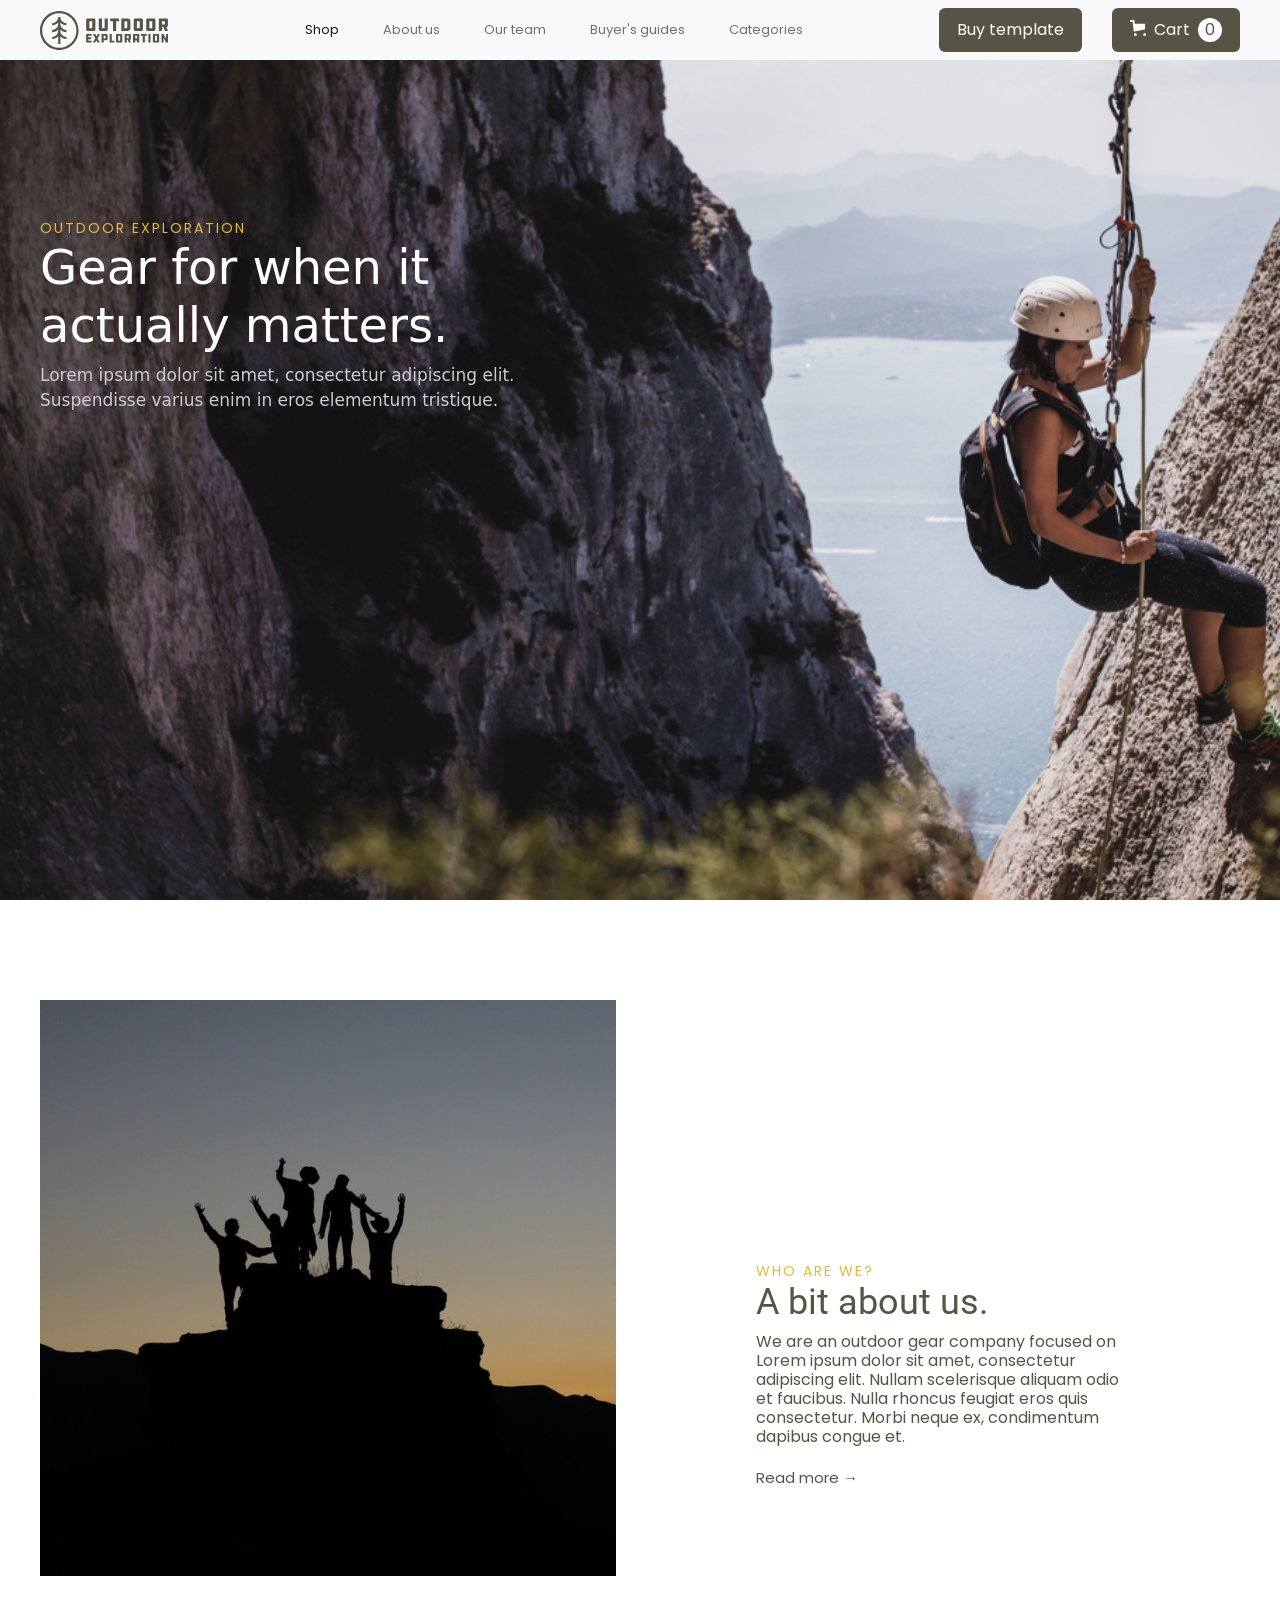
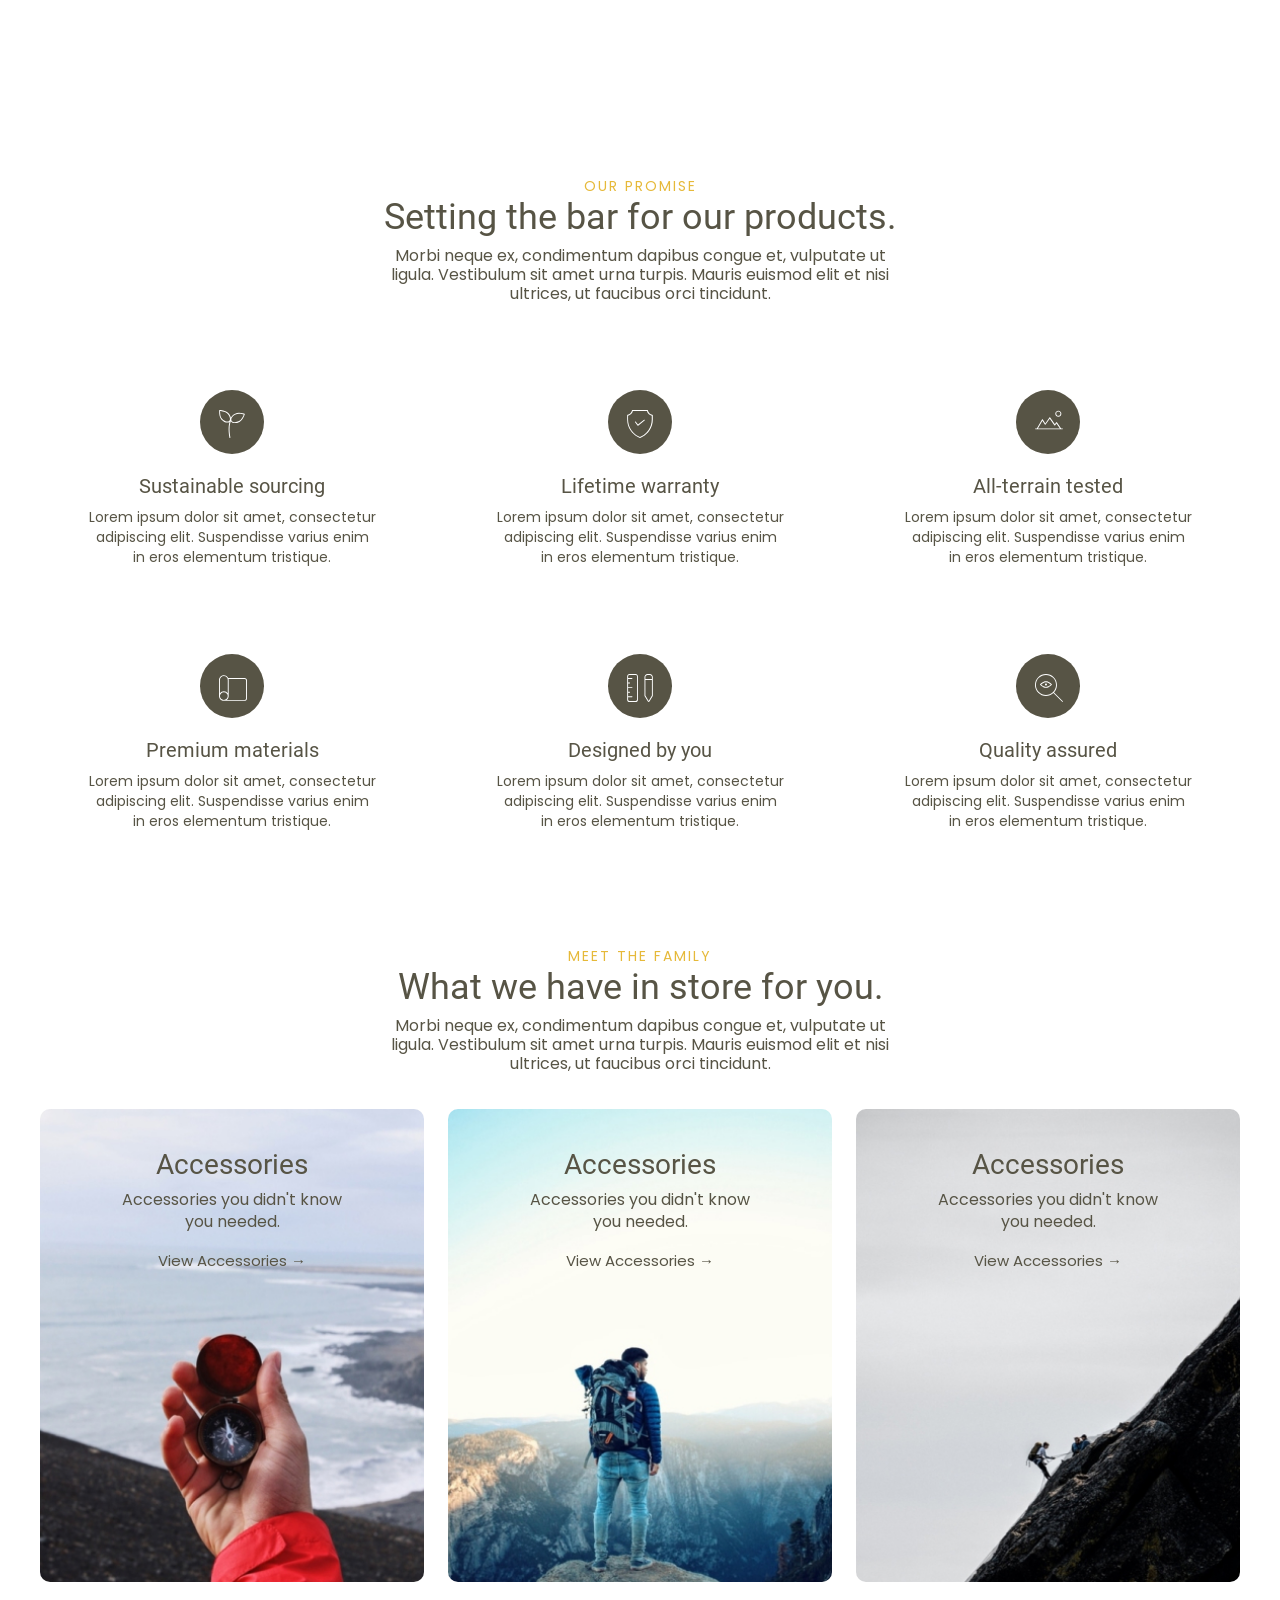
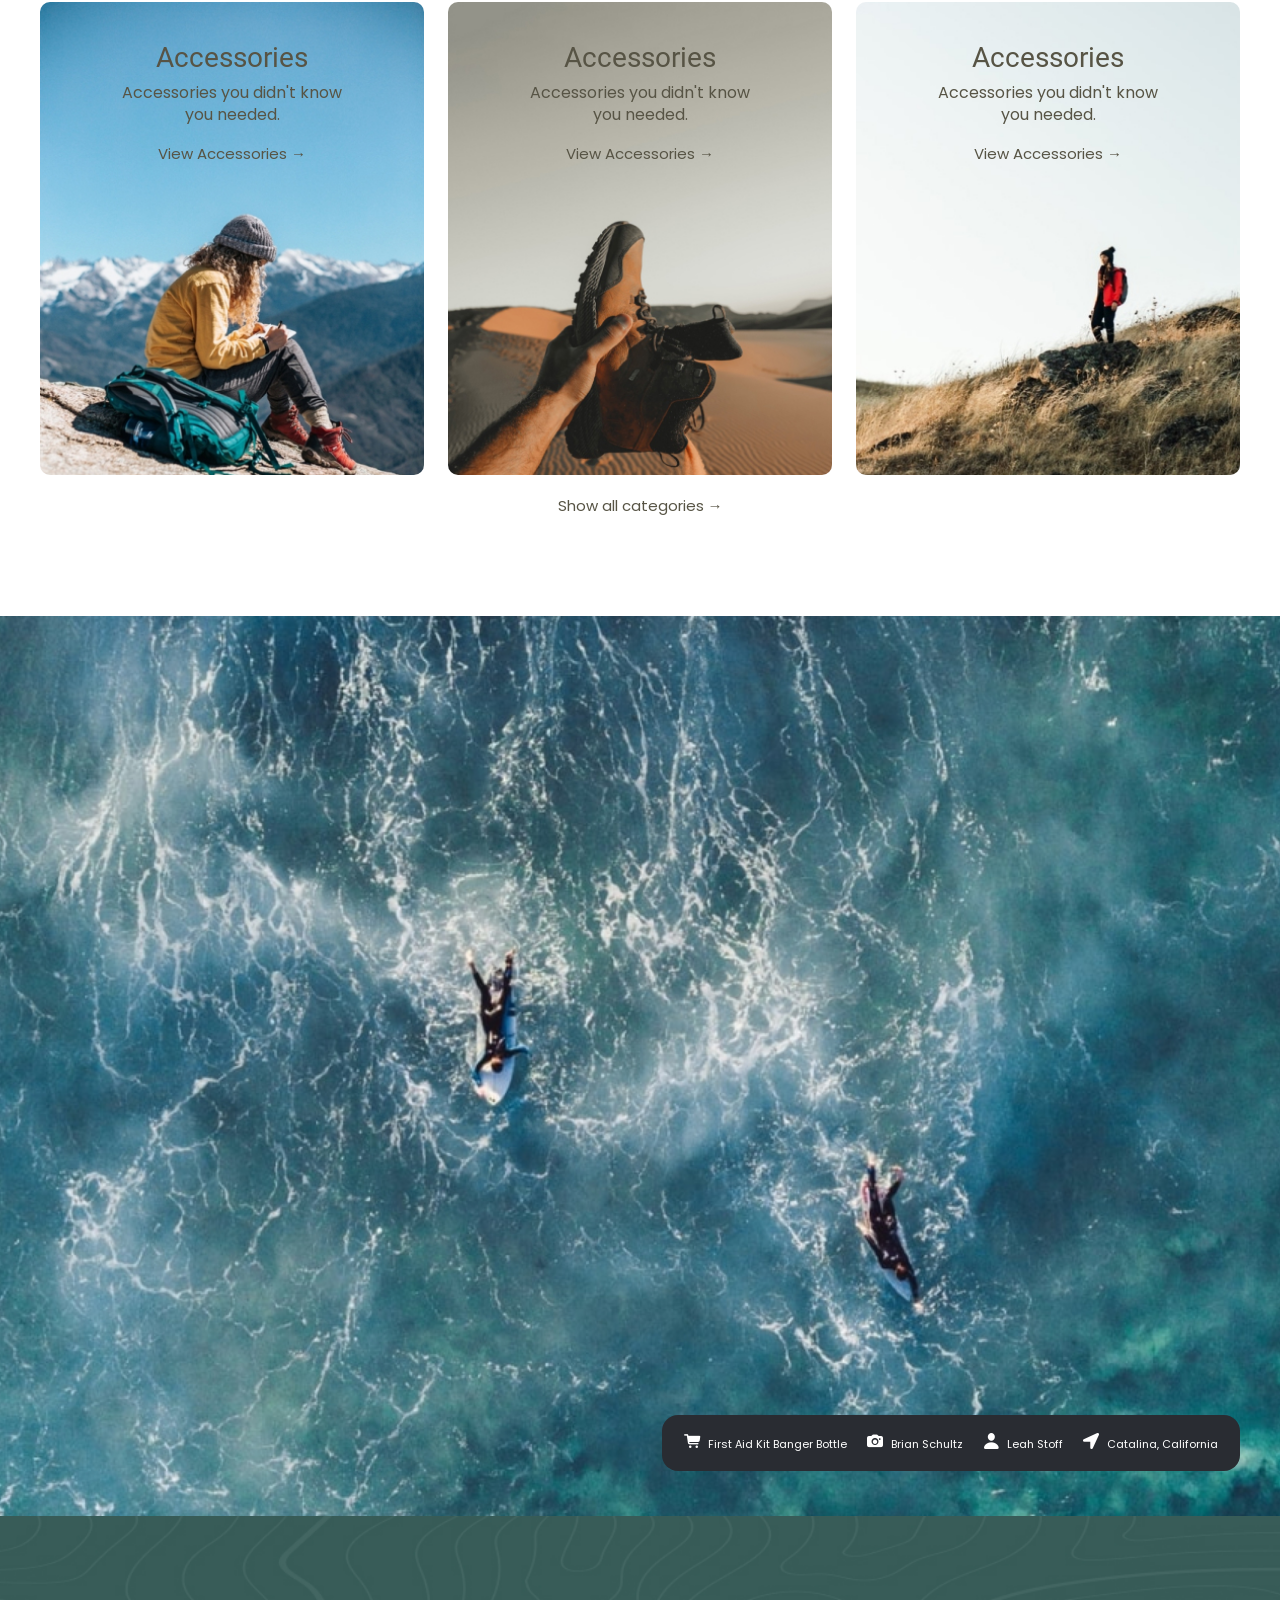
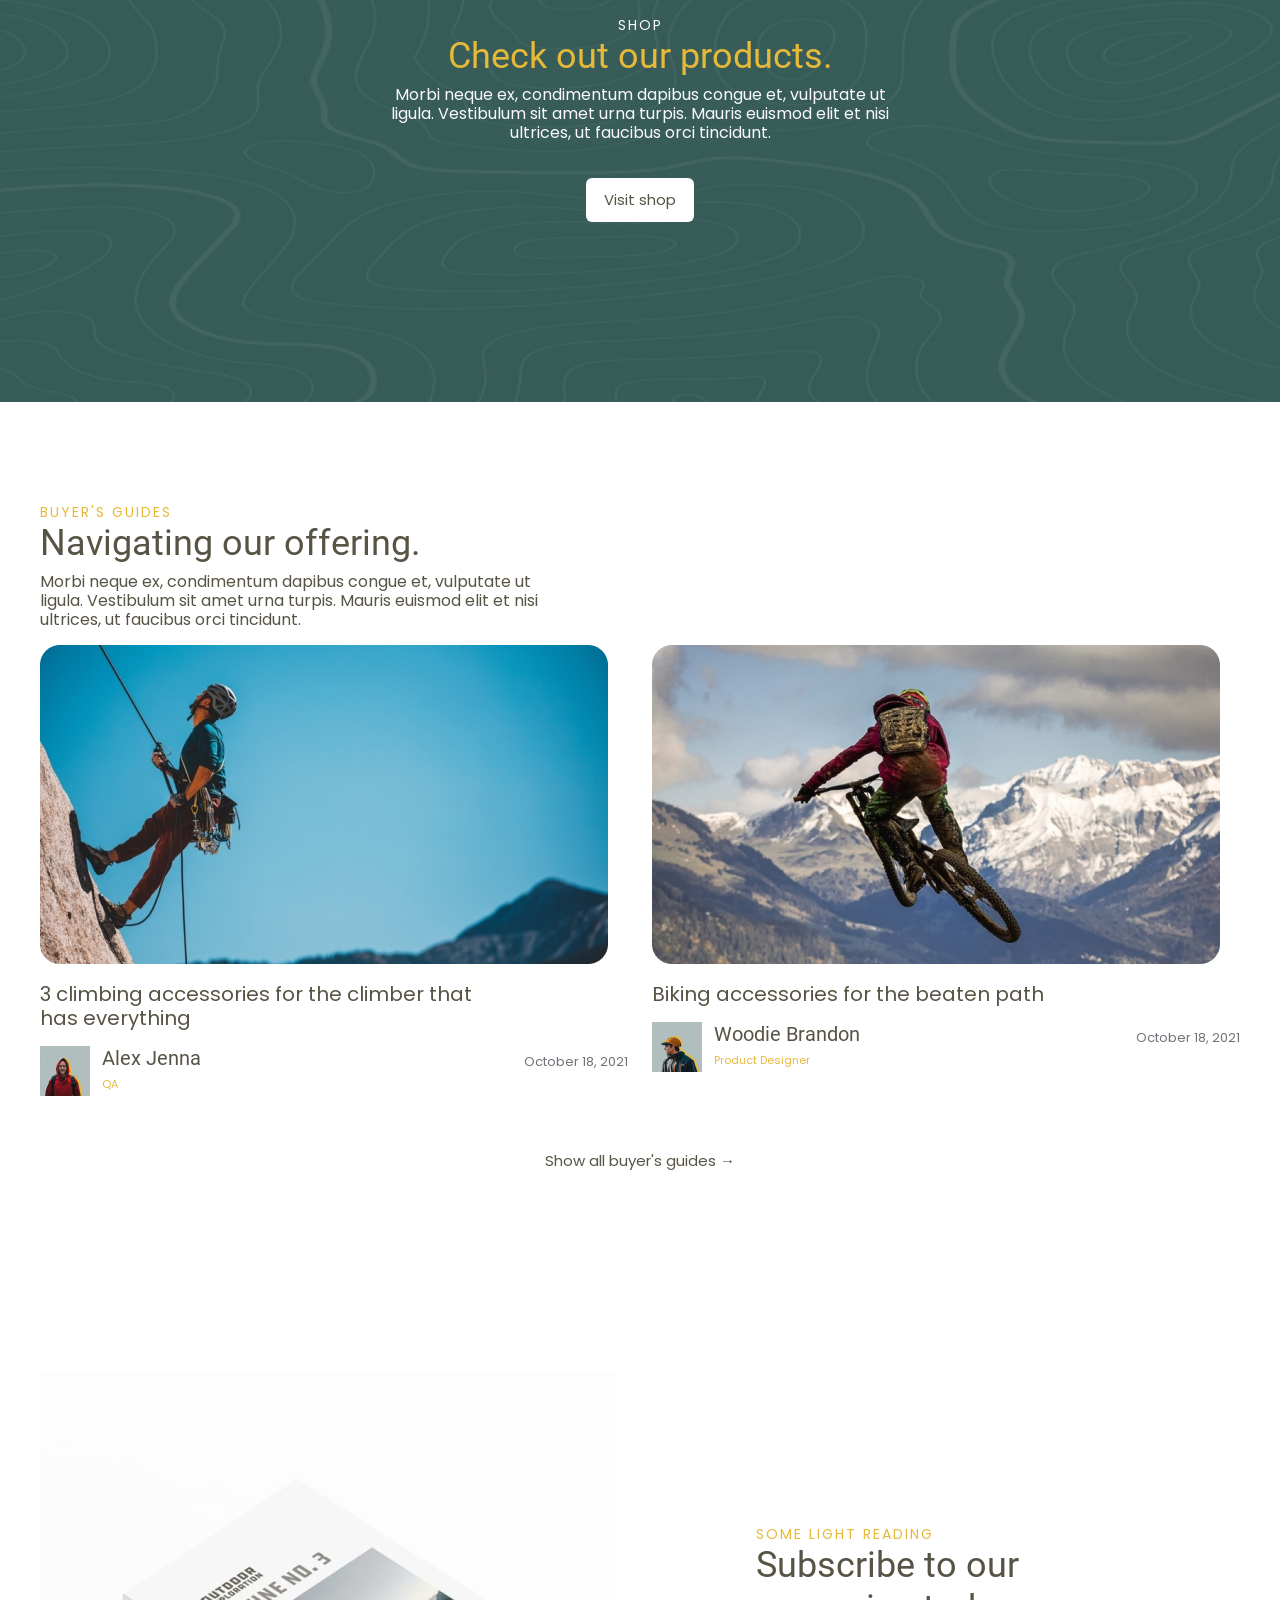
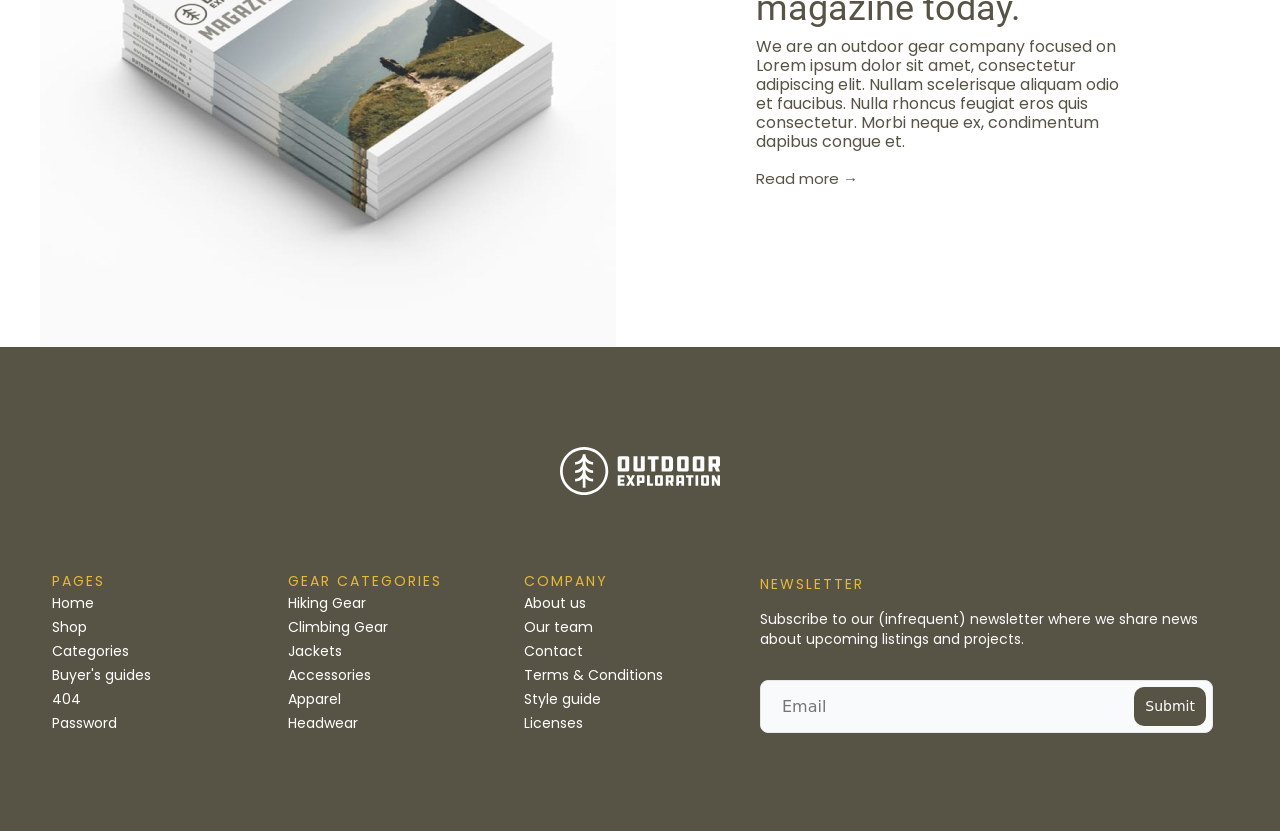
<file: index.html>
<!DOCTYPE html>
<html lang="en">

<head>
    <meta charset="UTF-8" />
    <meta http-equiv="X-UA-Compatible" content="IE=edge" />
    <meta name="viewport" content="width=device-width, initial-scale=1.0" />
    <link rel="stylesheet" href="libs/bootstrap.min.css" />
    <link rel="stylesheet" href="icons/icomoon/style.css" />
    <link rel="stylesheet" href="css/main.css" />
    <title>Document</title>
</head>

<body>
    <!-- header -->
    <header class="header bg-light" id="header">
        <nav class="navbar navbar-expand-lg navbar-light  position-relative">
            <div class="container">
                <div class="header-logo" id="logo">
                    <a href="#"><img src="./images/logo.svg" alt="" /></a>
                </div>
                <button class="navbar-toggler" type="button" data-bs-toggle="collapse"
                    data-bs-target="#navbarSupportedContent" aria-controls="navbarSupportedContent"
                    aria-expanded="false" aria-label="Toggle navigation">
                    <span class="navbar-toggler-icon"></span>
                </button>
                <div class="collapse navbar-collapse navbar-custom" id="navbarSupportedContent">
                    <ul class="navbar-nav me-auto mb-2 mb-lg-0 header-link">
                        <li class="nav-item"><a class="nav-link active" href="#store">Shop</a></li>
                        <li class="nav-item"><a class="nav-link" href="#about">About us</a></li>
                        <li class="nav-item"><a class="nav-link" href="#products">Our team</a></li>
                        <li class="nav-item"><a class="nav-link" href="#shop">Buyer's guides</a></li>
                        <li class="nav-item"><a class="nav-link" href="#navigating">Categories</a></li>
                    </ul>

                </div>
                <div class="header-btns">
                    <button class="header-buy">
                        <a href="#"></a>
                        <span>Buy template</span>
                    </button>
                    <button class="header-cart">
                        <a href="#"><i class="icon-cart-1"></i></a>
                        <span>Cart</span>
                        <span class="span-numb">
                            <p>0</p>
                        </span>
                    </button>

                </div>
            </div>
        </nav>

    </header>
    <!-- header -->

    <!-- banner -->
    <section class="banner">
        <div class="container">
            <div class="banner-wrapper">
                <h6>OUTDOOR EXPLORATION</h6>
                <h1>
                    Gear for when it <br />
                    actually matters.
                </h1>
                <p>
                    Lorem ipsum dolor sit amet, consectetur adipiscing elit.
                    <br />Suspendisse varius enim in eros elementum tristique.
                </p>
            </div>
        </div>
    </section>
    <!-- banner -->

    <!-- about -->
    <section class="about" id="about">
        <div class="container">
            <div class="about-wrapper">
                <div class="row align-items-center justify-content-between">
                    <div class="col-lg-6 col-md-6 col-sm-12 col-12">
                        <div class="about-img">
                            <img src="./images/about.jpg" alt="" />
                        </div>
                    </div>
                    <div class="col-lg-6 col-md-6 col-sm-12 col-12 inner">
                        <div class="about-inner">
                            <h6>Who are we?</h6>
                            <h3>A bit about us.</h3>
                            <p>
                                We are an outdoor gear company focused on <br />
                                Lorem ipsum dolor sit amet, consectetur <br />
                                adipiscing elit. Nullam scelerisque aliquam odio <br />
                                et faucibus. Nulla rhoncus feugiat eros quis <br />
                                consectetur. Morbi neque ex, condimentum <br />
                                dapibus congue et.
                            </p>
                            <div class="about-more">
                                <a href="#">Read more &#8594;</a>
                            </div>
                        </div>
                    </div>
                </div>
            </div>
        </div>
    </section>
    <!-- about -->

    <!-- products -->
    <section class="products" id="products">
        <div class="container">
            <div class="products-wrapper">
                <h6>Our promise</h6>
                <h2>Setting the bar for our products.</h2>
                <p>
                    Morbi neque ex, condimentum dapibus congue et, vulputate ut <br />
                    ligula. Vestibulum sit amet urna turpis. Mauris euismod elit et nisi
                    <br />
                    ultrices, ut faucibus orci tincidunt.
                </p>
                <div class="row align-items-center justify-content-center">
                    <div class="col-lg-4 col-md-6 col-sm-9 col-12 align-items-center justify-content-center">
                        <div class="product-card">
                            <div class="product-card-img">
                                <img src="./images/product-1.svg" alt="" />
                            </div>
                            <h3>Sustainable sourcing</h3>
                            <p>
                                Lorem ipsum dolor sit amet, consectetur <br />adipiscing elit.
                                Suspendisse varius enim <br />
                                in eros elementum tristique.
                            </p>
                        </div>
                    </div>
                    <div class="col-lg-4 col-md-6 col-sm-9 col-12 align-items-center justify-content-center">
                        <div class="product-card">
                            <div class="product-card-img">
                                <img src="./images/product-2.svg" alt="" />
                            </div>
                            <h3>Lifetime warranty</h3>
                            <p>
                                Lorem ipsum dolor sit amet, consectetur <br />adipiscing elit.
                                Suspendisse varius enim <br />
                                in eros elementum tristique.
                            </p>
                        </div>
                    </div>
                    <div class="col-lg-4 col-md-6 col-sm-9 col-12 align-items-center justify-content-center">
                        <div class="product-card">
                            <div class="product-card-img">
                                <img src="./images/product-3.svg" alt="" />
                            </div>
                            <h3>All-terrain tested</h3>
                            <p>
                                Lorem ipsum dolor sit amet, consectetur <br />adipiscing elit.
                                Suspendisse varius enim <br />
                                in eros elementum tristique.
                            </p>
                        </div>
                    </div>
                    <div class="col-lg-4 col-md-6 col-sm-9 col-12 align-items-center justify-content-center">
                        <div class="product-card">
                            <div class="product-card-img">
                                <img src="./images/product-4.svg" alt="" />
                            </div>
                            <h3>Premium materials</h3>
                            <p>
                                Lorem ipsum dolor sit amet, consectetur <br />adipiscing elit.
                                Suspendisse varius enim <br />
                                in eros elementum tristique.
                            </p>
                        </div>
                    </div>
                    <div class="col-lg-4 col-md-6 col-sm-9 col-12 align-items-center justify-content-center">
                        <div class="product-card">
                            <div class="product-card-img">
                                <img src="./images/product-5.svg" alt="" />
                            </div>
                            <h3>Designed by you</h3>
                            <p>
                                Lorem ipsum dolor sit amet, consectetur <br />adipiscing elit.
                                Suspendisse varius enim <br />
                                in eros elementum tristique.
                            </p>
                        </div>
                    </div>
                    <div class="col-lg-4 col-md-6 col-sm-9 col-12 align-items-center justify-content-center">
                        <div class="product-card">
                            <div class="product-card-img">
                                <img src="./images/product-6.svg" alt="" />
                            </div>
                            <h3>Quality assured</h3>
                            <p>
                                Lorem ipsum dolor sit amet, consectetur <br />adipiscing elit.
                                Suspendisse varius enim <br />
                                in eros elementum tristique.
                            </p>
                        </div>
                    </div>
                </div>
            </div>
        </div>
    </section>
    <!-- products -->

    <!-- store -->
    <section class="store" id="store">
        <div class="container">
            <div class="store-wrapper">
                <h6>Meet the family</h6>
                <h2>What we have in store for you.</h2>
                <p>
                    Morbi neque ex, condimentum dapibus congue et, vulputate ut <br />
                    ligula. Vestibulum sit amet urna turpis. Mauris euismod elit et nisi
                    <br />
                    ultrices, ut faucibus orci tincidunt.
                </p>
                <div class="row align-items-center justify-content-lg-between justify-content-center">
                    <div class="col-lg-4 col-md-6 col-sm-9 col-12">
                        <div class="store-card">
                            <div class="store-card-img">
                                <img src="images/store-card-1.jpg" alt="" />
                            </div>
                            <h3>Accessories</h3>
                            <p>
                                Accessories you didn't know <br />
                                you needed.
                            </p>
                            <div class="card-view">
                                <a href="#">View Accessories &#8594;</a>
                            </div>
                        </div>
                    </div>
                    <div class="col-lg-4 col-md-6 col-sm-9 col-12">
                        <div class="store-card">
                            <div class="store-card-img">
                                <img src="images/store-card-2.jpg" alt="" />
                            </div>
                            <h3>Accessories</h3>
                            <p>
                                Accessories you didn't know <br />
                                you needed.
                            </p>
                            <div class="card-view">
                                <a href="#">View Accessories &#8594;</a>
                            </div>
                        </div>
                    </div>
                    <div class="col-lg-4 col-md-6 col-sm-9 col-12">
                        <div class="store-card">
                            <div class="store-card-img">
                                <img src="images/store-card-3.jpg" alt="" />
                            </div>
                            <h3>Accessories</h3>
                            <p>
                                Accessories you didn't know <br />
                                you needed.
                            </p>
                            <div class="card-view">
                                <a href="#">View Accessories &#8594;</a>
                            </div>
                        </div>
                    </div>
                    <div class="col-lg-4 col-md-6 col-sm-9 col-12">
                        <div class="store-card">
                            <div class="store-card-img">
                                <img src="images/store-card-4.jpg" alt="" />
                            </div>
                            <h3>Accessories</h3>
                            <p>
                                Accessories you didn't know <br />
                                you needed.
                            </p>
                            <div class="card-view">
                                <a href="#">View Accessories &#8594;</a>
                            </div>
                        </div>
                    </div>
                    <div class="col-lg-4 col-md-6 col-sm-9 col-12">
                        <div class="store-card">
                            <div class="store-card-img">
                                <img src="images/store-card-5.jpg" alt="" />
                            </div>
                            <h3>Accessories</h3>
                            <p>
                                Accessories you didn't know <br />
                                you needed.
                            </p>
                            <div class="card-view">
                                <a href="">View Accessories &#8594;</a>
                            </div>
                        </div>
                    </div>
                    <div class="col-lg-4 col-md-6 col-sm-9 col-12">
                        <div class="store-card">
                            <div class="store-card-img">
                                <img src="images/store-card-6.jpg" alt="" />
                            </div>
                            <h3>Accessories</h3>
                            <p>
                                Accessories you didn't know <br />
                                you needed.
                            </p>
                            <div class="card-view">
                                <a href="#">View Accessories &#8594;</a>
                            </div>
                        </div>
                    </div>
                </div>
                <a href="#">Show all categories &#8594;</a>
            </div>
        </div>
    </section>
    <!-- store -->

    <!-- shop -->
    <section class="shop" id="shop">
        <div class="container">
            <div class="shop-wrapper">
                <div class="shop-link">
                    <ul class="shop-list">
                        <div class="shop-inner">
                            <ul>
                                <li><a href="#"><i class="icon-Cart"><span class="shop-text">First Aid Kit
                                                Banger Bottle</span></i></a></li>
                                <li><a href="#"><i class="icon-camera"><span class="shop-text">Brian
                                                Schultz</span></i></a></li>
                                <li><a href="#"><i class="icon-person"><span class="shop-text">Leah Stoff</span></i></a>
                                </li>
                                <li><a href="#"><i class="icon-location"><span class="shop-text">Catalina,
                                                California</span></i></a></li>
                            </ul>
                        </div>
                    </ul>
                </div>
            </div>
        </div>
    </section>
    <!-- shop -->


    <!-- visit -->
    <section class="visit">
        <div class="container">
            <div class="visit-wrapper">
                <h6>Shop</h6>
                <h3>Check out our products.</h3>
                <p>Morbi neque ex, condimentum dapibus congue et, vulputate ut <br> ligula. Vestibulum sit amet urna
                    turpis. Mauris euismod elit et nisi <br> ultrices, ut faucibus orci tincidunt.</p>
                <div class="visit-btn">
                    <a href="">Visit shop</a>
                </div>
            </div>
        </div>
    </section>
    <!-- visit -->

    <!-- navigating -->
    <section class="navigatin" id="navigating">
        <div class="container">
            <div class="navigating-wrapper">
                <h6>Buyer's guides</h6>
                <h2>Navigating our offering.</h2>
                <p>Morbi neque ex, condimentum dapibus congue et, vulputate ut <br> ligula. Vestibulum sit amet urna
                    turpis. Mauris euismod elit et nisi <br> ultrices, ut faucibus orci tincidunt.</p>
                <div class="row">
                    <div class="col-lg-6 col-md-6 col-sm-12 col-12">
                        <div class="navigating-card">
                            <div class="navigating-card-img">
                                <img src="./images/navigating-1.jpg" alt="">
                            </div>
                            <p>3 climbing accessories for the climber that <br> has everything</p>
                            <div class="navigating-person">
                                <div class="person">
                                    <div class="person-img">
                                        <img src="./images/alex-jenna.jpg" alt="">
                                    </div>
                                    <div class="person-title">
                                        <h5>Alex Jenna</h5>
                                        <p>QA</p>
                                    </div>
                                </div>
                                <div class="navigating-date">
                                    <p>October 18, 2021</p>
                                </div>
                            </div>

                        </div>
                    </div>
                    <div class="col-lg-6 col-md-6 col-sm-12 col-12">
                        <div class="navigating-card">
                            <div class="navigating-card-img">
                                <img src="./images/navigating-2.jpg" alt="">
                            </div>
                            <p>Biking accessories for the beaten path</p>
                            <div class="navigating-person">
                                <div class="person">
                                    <div class="person-img">
                                        <img src="./images/woodie-brandom.jpg" alt="">
                                    </div>
                                    <div class="person-title">
                                        <h5>Woodie Brandon</h5>
                                        <p>Product Designer</p>
                                    </div>
                                </div>
                                <div class="navigating-date">
                                    <p>October 18, 2021</p>
                                </div>
                            </div>
                        </div>
                    </div>
                    <a href="">Show all buyer's guides &#8594;</a>
                </div>
            </div>
        </div>
    </section>
    <!-- navigating -->

    <!-- magazine -->
    <section class="magazine">
        <div class="container">
            <div class="magazine-wrapper">
                <div class="row">
                    <div class="col-lg-6 col-md-6 col-sm-12 col-12">
                        <div class="magazine-img">
                            <img src="./images/book.jpg" alt="book">
                        </div>
                    </div>
                    <div class="col-lg-6 col-md-6 col-sm-12 col-12">
                        <div class="magazine-title">
                            <h6>Some light reading</h6>
                            <h2>Subscribe to our <br> magazine today.</h2>
                            <p>We are an outdoor gear company focused on <br> Lorem ipsum dolor sit amet, consectetur
                                <br> adipiscing elit. Nullam scelerisque aliquam odio <br> et faucibus. Nulla rhoncus
                                feugiat eros quis <br> consectetur. Morbi neque ex, condimentum <br> dapibus congue et.
                            </p>
                            <div class="magazine-more">
                                <a href="#">Read more &#8594;</a>
                            </div>
                        </div>
                    </div>
                </div>
            </div>
        </div>
    </section>
    <!-- magazine -->

    <!-- footer -->
    <footer class="footer">
        <div class="container">
            <div class="footer-wrapper">
                <div class="footer-logo">
                    <a href=""><img src="./images/footer-logo.svg" alt=""></a>
                </div>
                <div class="footer-list d-flex">
                    <div class="footer-pages">
                        <h6>Pages</h6>
                        <ul>
                            <li><a href="index.html">Home</a></li>
                            <li><a href="#">Shop</a></li>
                            <li><a href="#">Categories</a></li>
                            <li><a href="#">Buyer's guides</a></li>
                            <li><a href="#">404</a></li>
                            <li><a href="#">Password</a></li>
                        </ul>
                    </div>
                    <div class="footer-pages">
                        <h6>Gear categories</h6>
                        <ul>
                            <li><a href="#">Hiking Gear</a></li>
                            <li><a href="#">Climbing Gear</a></li>
                            <li><a href="#">Jackets</a></li>
                            <li><a href="#">Accessories</a></li>
                            <li><a href="#">Apparel</a></li>
                            <li><a href="#">Headwear</a></li>
                        </ul>
                    </div>
                    <div class="footer-pages">
                        <h6>Company</h6>
                        <ul>
                            <li><a href="#">About us</a></li>
                            <li><a href="#">Our team</a></li>
                            <li><a href="#">Contact</a></li>
                            <li><a href="#">Terms & Conditions</a></li>
                            <li><a href="#">Style guide</a></li>
                            <li><a href="#">Licenses</a></li>
                        </ul>
                    </div>
                    <div class="footer-form">
                        <h6>Newsletter</h6>
                        <p>Subscribe to our (infrequent) newsletter where we share news<br> about upcoming listings and
                            projects.</p>
                        <div class="form">
                            <form action="">
                                <input class="email" type="email" placeholder="Email">
                                <input class="submit" type="submit" placeholder="Submit">
                            </form>
                        </div>
                    </div>
                </div>
            </div>
        </div>
    </footer>
    <!-- footer -->





    <script src="/libs/bootstrap.min.js"></script>
    <script src="js/index.js"></script>
</body>

</html>
</file>
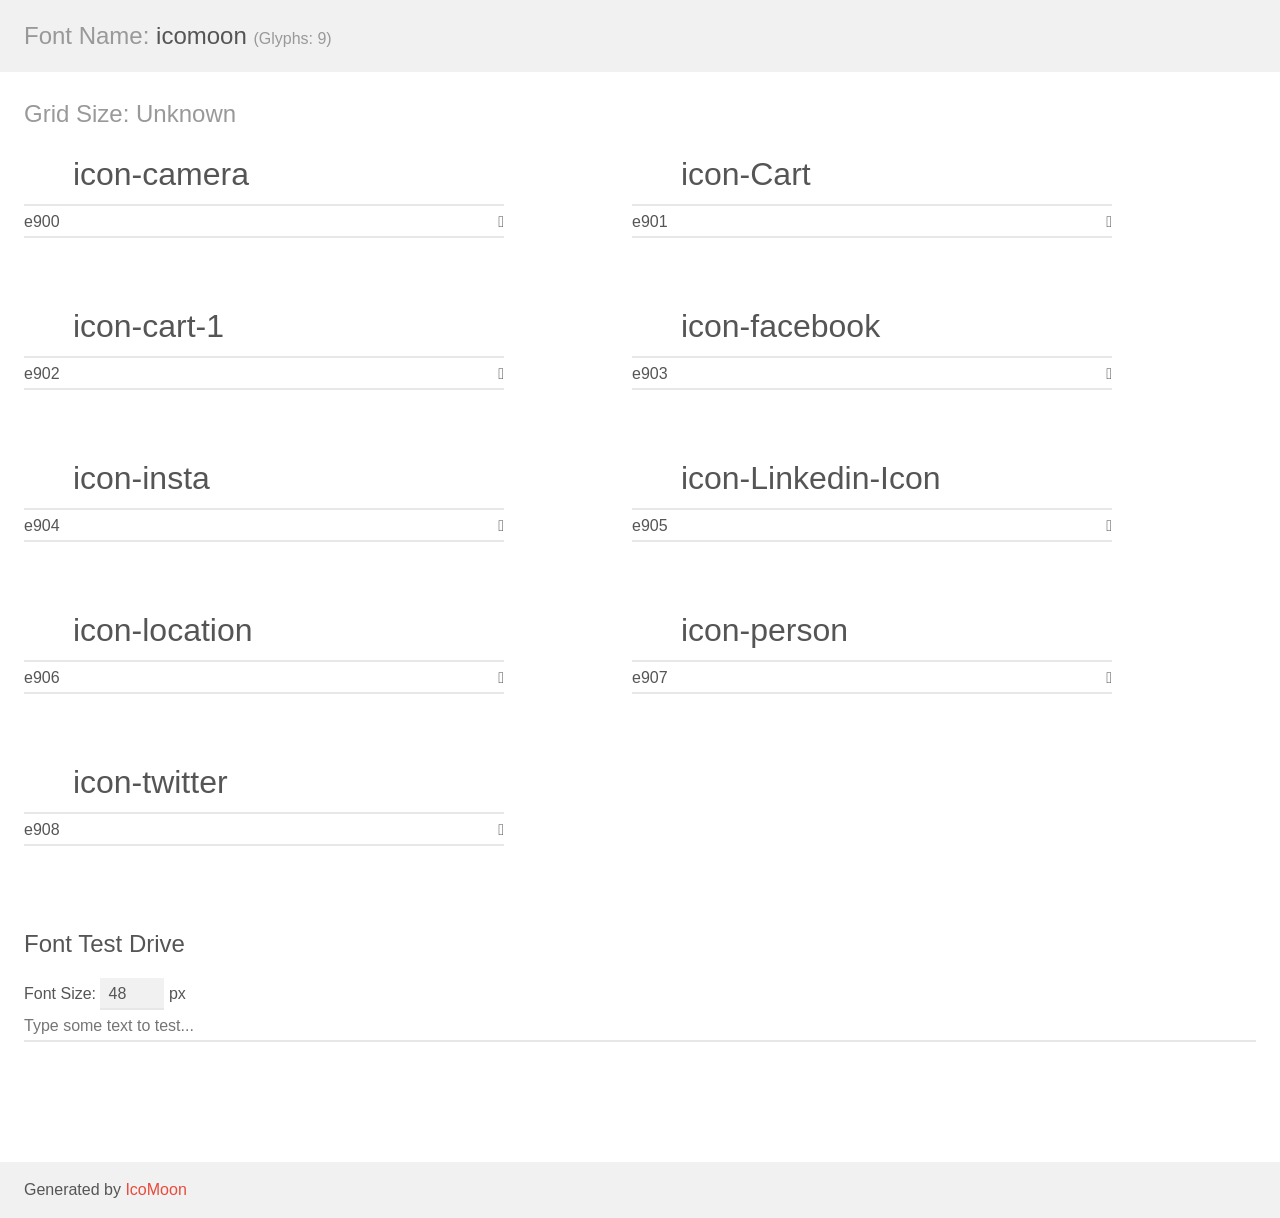
<file: icons/icomoon/demo.html>
<!doctype html>
<html>
<head>
    <meta charset="utf-8">
    <title>IcoMoon Demo</title>
    <meta name="description" content="An Icon Font Generated By IcoMoon.io">
    <meta name="viewport" content="width=device-width, initial-scale=1">
    <link rel="stylesheet" href="demo-files/demo.css">
    <link rel="stylesheet" href="style.css"></head>
<body>
    <div class="bgc1 clearfix">
        <h1 class="mhmm mvm"><span class="fgc1">Font Name:</span> icomoon <small class="fgc1">(Glyphs:&nbsp;9)</small></h1>
    </div>
    <div class="clearfix mhl ptl">
        <h1 class="mvm mtn fgc1">Grid Size: Unknown</h1>
        <div class="glyph fs1">
            <div class="clearfix bshadow0 pbs">
                <span class="icon-camera"></span>
                <span class="mls"> icon-camera</span>
            </div>
            <fieldset class="fs0 size1of1 clearfix hidden-false">
                <input type="text" readonly value="e900" class="unit size1of2" />
                <input type="text" maxlength="1" readonly value="&#xe900;" class="unitRight size1of2 talign-right" />
            </fieldset>
            <div class="fs0 bshadow0 clearfix hidden-true">
                <span class="unit pvs fgc1">liga: </span>
                <input type="text" readonly value="" class="liga unitRight" />
            </div>
        </div>
        <div class="glyph fs1">
            <div class="clearfix bshadow0 pbs">
                <span class="icon-Cart"></span>
                <span class="mls"> icon-Cart</span>
            </div>
            <fieldset class="fs0 size1of1 clearfix hidden-false">
                <input type="text" readonly value="e901" class="unit size1of2" />
                <input type="text" maxlength="1" readonly value="&#xe901;" class="unitRight size1of2 talign-right" />
            </fieldset>
            <div class="fs0 bshadow0 clearfix hidden-true">
                <span class="unit pvs fgc1">liga: </span>
                <input type="text" readonly value="" class="liga unitRight" />
            </div>
        </div>
        <div class="glyph fs1">
            <div class="clearfix bshadow0 pbs">
                <span class="icon-cart-1"></span>
                <span class="mls"> icon-cart-1</span>
            </div>
            <fieldset class="fs0 size1of1 clearfix hidden-false">
                <input type="text" readonly value="e902" class="unit size1of2" />
                <input type="text" maxlength="1" readonly value="&#xe902;" class="unitRight size1of2 talign-right" />
            </fieldset>
            <div class="fs0 bshadow0 clearfix hidden-true">
                <span class="unit pvs fgc1">liga: </span>
                <input type="text" readonly value="" class="liga unitRight" />
            </div>
        </div>
        <div class="glyph fs1">
            <div class="clearfix bshadow0 pbs">
                <span class="icon-facebook"></span>
                <span class="mls"> icon-facebook</span>
            </div>
            <fieldset class="fs0 size1of1 clearfix hidden-false">
                <input type="text" readonly value="e903" class="unit size1of2" />
                <input type="text" maxlength="1" readonly value="&#xe903;" class="unitRight size1of2 talign-right" />
            </fieldset>
            <div class="fs0 bshadow0 clearfix hidden-true">
                <span class="unit pvs fgc1">liga: </span>
                <input type="text" readonly value="" class="liga unitRight" />
            </div>
        </div>
        <div class="glyph fs1">
            <div class="clearfix bshadow0 pbs">
                <span class="icon-insta"></span>
                <span class="mls"> icon-insta</span>
            </div>
            <fieldset class="fs0 size1of1 clearfix hidden-false">
                <input type="text" readonly value="e904" class="unit size1of2" />
                <input type="text" maxlength="1" readonly value="&#xe904;" class="unitRight size1of2 talign-right" />
            </fieldset>
            <div class="fs0 bshadow0 clearfix hidden-true">
                <span class="unit pvs fgc1">liga: </span>
                <input type="text" readonly value="" class="liga unitRight" />
            </div>
        </div>
        <div class="glyph fs1">
            <div class="clearfix bshadow0 pbs">
                <span class="icon-Linkedin-Icon"></span>
                <span class="mls"> icon-Linkedin-Icon</span>
            </div>
            <fieldset class="fs0 size1of1 clearfix hidden-false">
                <input type="text" readonly value="e905" class="unit size1of2" />
                <input type="text" maxlength="1" readonly value="&#xe905;" class="unitRight size1of2 talign-right" />
            </fieldset>
            <div class="fs0 bshadow0 clearfix hidden-true">
                <span class="unit pvs fgc1">liga: </span>
                <input type="text" readonly value="" class="liga unitRight" />
            </div>
        </div>
        <div class="glyph fs1">
            <div class="clearfix bshadow0 pbs">
                <span class="icon-location"></span>
                <span class="mls"> icon-location</span>
            </div>
            <fieldset class="fs0 size1of1 clearfix hidden-false">
                <input type="text" readonly value="e906" class="unit size1of2" />
                <input type="text" maxlength="1" readonly value="&#xe906;" class="unitRight size1of2 talign-right" />
            </fieldset>
            <div class="fs0 bshadow0 clearfix hidden-true">
                <span class="unit pvs fgc1">liga: </span>
                <input type="text" readonly value="" class="liga unitRight" />
            </div>
        </div>
        <div class="glyph fs1">
            <div class="clearfix bshadow0 pbs">
                <span class="icon-person"></span>
                <span class="mls"> icon-person</span>
            </div>
            <fieldset class="fs0 size1of1 clearfix hidden-false">
                <input type="text" readonly value="e907" class="unit size1of2" />
                <input type="text" maxlength="1" readonly value="&#xe907;" class="unitRight size1of2 talign-right" />
            </fieldset>
            <div class="fs0 bshadow0 clearfix hidden-true">
                <span class="unit pvs fgc1">liga: </span>
                <input type="text" readonly value="" class="liga unitRight" />
            </div>
        </div>
        <div class="glyph fs1">
            <div class="clearfix bshadow0 pbs">
                <span class="icon-twitter"></span>
                <span class="mls"> icon-twitter</span>
            </div>
            <fieldset class="fs0 size1of1 clearfix hidden-false">
                <input type="text" readonly value="e908" class="unit size1of2" />
                <input type="text" maxlength="1" readonly value="&#xe908;" class="unitRight size1of2 talign-right" />
            </fieldset>
            <div class="fs0 bshadow0 clearfix hidden-true">
                <span class="unit pvs fgc1">liga: </span>
                <input type="text" readonly value="" class="liga unitRight" />
            </div>
        </div>
    </div>

    <!--[if gt IE 8]><!-->
    <div class="mhl clearfix mbl">
        <h1>Font Test Drive</h1>
        <label>
            Font Size: <input id="fontSize" type="number" class="textbox0 mbm"
            min="8" value="48" />
            px
        </label>
        <input id="testText" type="text" class="phl size1of1 mvl"
        placeholder="Type some text to test..." value=""/>
        <div id="testDrive" class="icon-" style="font-family: icomoon">&nbsp;
        </div>
    </div>
    <!--<![endif]-->
    <div class="bgc1 clearfix">
        <p class="mhl">Generated by <a href="https://icomoon.io/app">IcoMoon</a></p>
    </div>

    <script src="demo-files/demo.js"></script>
</body>
</html>
</file>
<file: icons/icomoon/style.css>
@font-face {
  font-family: 'icomoon';
  src:  url('fonts/icomoon.eot?s8zhjp');
  src:  url('fonts/icomoon.eot?s8zhjp#iefix') format('embedded-opentype'),
    url('fonts/icomoon.ttf?s8zhjp') format('truetype'),
    url('fonts/icomoon.woff?s8zhjp') format('woff'),
    url('fonts/icomoon.svg?s8zhjp#icomoon') format('svg');
  font-weight: normal;
  font-style: normal;
  font-display: block;
}

[class^="icon-"], [class*=" icon-"] {
  /* use !important to prevent issues with browser extensions that change fonts */
  font-family: 'icomoon' !important;
  speak: never;
  font-style: normal;
  font-weight: normal;
  font-variant: normal;
  text-transform: none;
  line-height: 1;

  /* Better Font Rendering =========== */
  -webkit-font-smoothing: antialiased;
  -moz-osx-font-smoothing: grayscale;
}

.icon-camera:before {
  content: "\e900";
  color: #fff;
}
.icon-Cart:before {
  content: "\e901";
  color: #fff;
}
.icon-cart-1:before {
  content: "\e902";
  color: #fff;
}
.icon-facebook:before {
  content: "\e903";
  color: #fff;
}
.icon-insta:before {
  content: "\e904";
  color: #fff;
}
.icon-Linkedin-Icon:before {
  content: "\e905";
  color: #fff;
}
.icon-location:before {
  content: "\e906";
  color: #fff;
}
.icon-person:before {
  content: "\e907";
  color: #fff;
}
.icon-twitter:before {
  content: "\e908";
  color: #fff;
}
</file>
<file: css/main.css>
@import "config.css";
@import "header.css";
@import "fonts.css";
@import "banner.css";
@import "about.css";
@import "products.css";
@import "store.css";
@import "shop.css";
@import "visit.css";
@import "navigating.css";
@import "magazine.css";
@import "footer.css";
@import "media.css";
</file>
<file: icons/icomoon/demo-files/demo.css>
body {
  padding: 0;
  margin: 0;
  font-family: sans-serif;
  font-size: 1em;
  line-height: 1.5;
  color: #555;
  background: #fff;
}
h1 {
  font-size: 1.5em;
  font-weight: normal;
}
small {
  font-size: .66666667em;
}
a {
  color: #e74c3c;
  text-decoration: none;
}
a:hover, a:focus {
  box-shadow: 0 1px #e74c3c;
}
.bshadow0, input {
  box-shadow: inset 0 -2px #e7e7e7;
}
input:hover {
  box-shadow: inset 0 -2px #ccc;
}
input, fieldset {
  font-family: sans-serif;
  font-size: 1em;
  margin: 0;
  padding: 0;
  border: 0;
}
input {
  color: inherit;
  line-height: 1.5;
  height: 1.5em;
  padding: .25em 0;
}
input:focus {
  outline: none;
  box-shadow: inset 0 -2px #449fdb;
}
.glyph {
  font-size: 16px;
  width: 15em;
  padding-bottom: 1em;
  margin-right: 4em;
  margin-bottom: 1em;
  float: left;
  overflow: hidden;
}
.liga {
  width: 80%;
  width: calc(100% - 2.5em);
}
.talign-right {
  text-align: right;
}
.talign-center {
  text-align: center;
}
.bgc1 {
  background: #f1f1f1;
}
.fgc1 {
  color: #999;
}
.fgc0 {
  color: #000;
}
p {
  margin-top: 1em;
  margin-bottom: 1em;
}
.mvm {
  margin-top: .75em;
  margin-bottom: .75em;
}
.mtn {
  margin-top: 0;
}
.mtl, .mal {
  margin-top: 1.5em;
}
.mbl, .mal {
  margin-bottom: 1.5em;
}
.mal, .mhl {
  margin-left: 1.5em;
  margin-right: 1.5em;
}
.mhmm {
  margin-left: 1em;
  margin-right: 1em;
}
.mls {
  margin-left: .25em;
}
.ptl {
  padding-top: 1.5em;
}
.pbs, .pvs {
  padding-bottom: .25em;
}
.pvs, .pts {
  padding-top: .25em;
}
.unit {
  float: left;
}
.unitRight {
  float: right;
}
.size1of2 {
  width: 50%;
}
.size1of1 {
  width: 100%;
}
.clearfix:before, .clearfix:after {
  content: " ";
  display: table;
}
.clearfix:after {
  clear: both;
}
.hidden-true {
  display: none;
}
.textbox0 {
  width: 3em;
  background: #f1f1f1;
  padding: .25em .5em;
  line-height: 1.5;
  height: 1.5em;
}
#testDrive {
  display: block;
  padding-top: 24px;
  line-height: 1.5;
}
.fs0 {
  font-size: 16px;
}
.fs1 {
  font-size: 32px;
}
</file>
